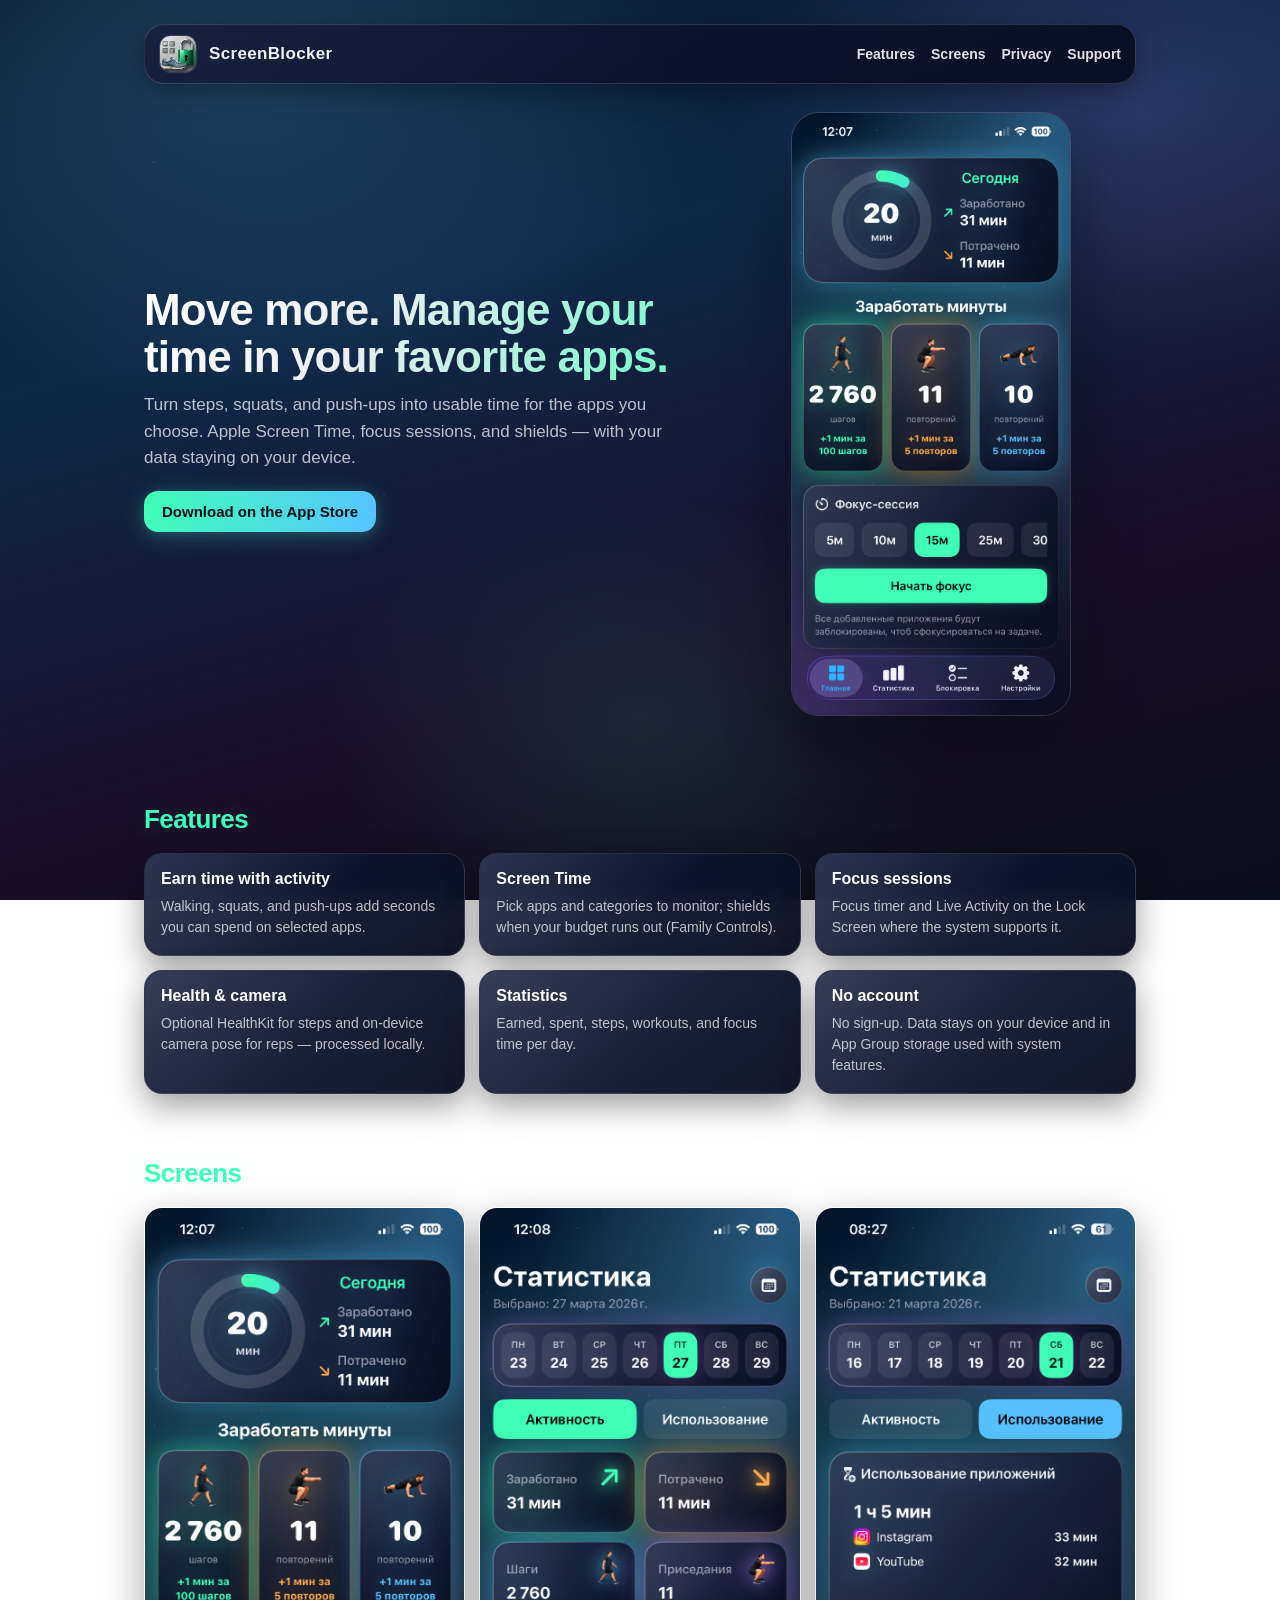
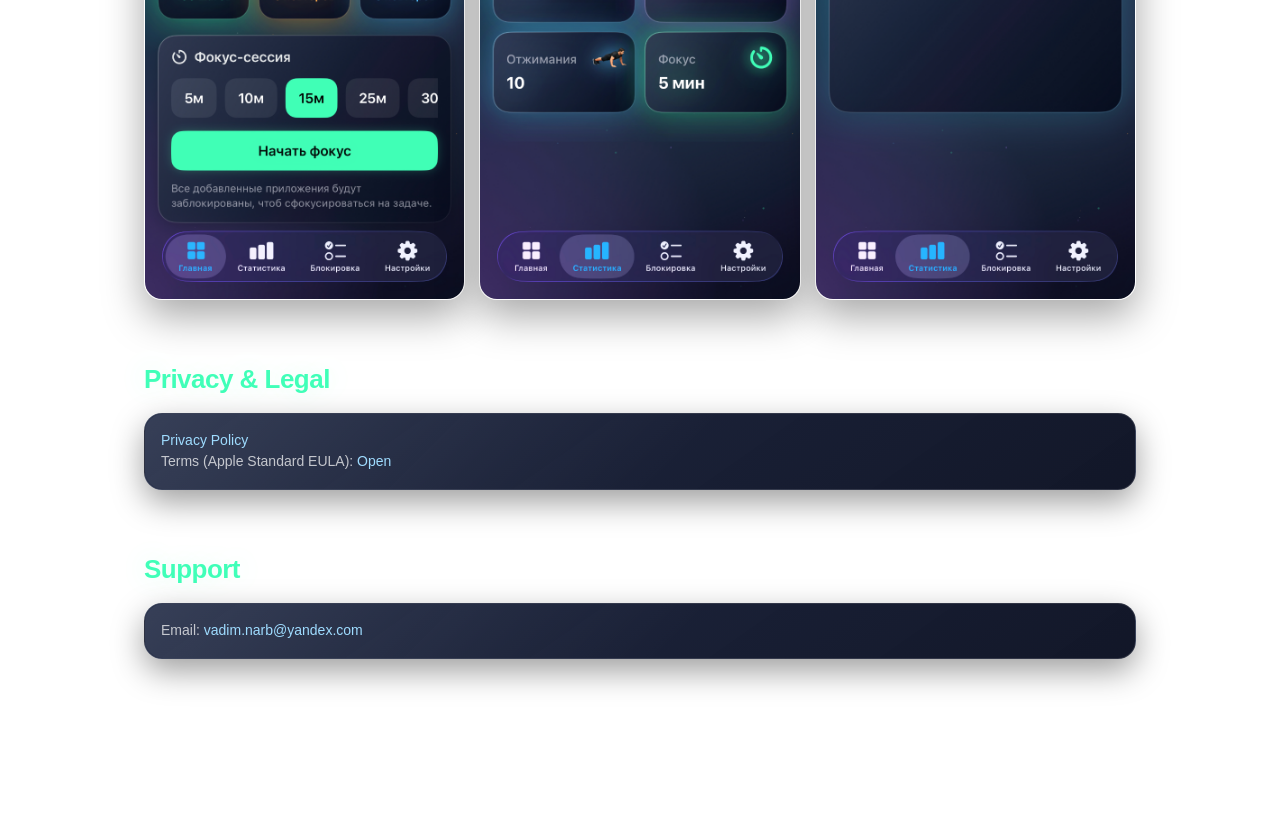
<file: index.html>
<!doctype html>
<html lang="en">
<head>
  <meta charset="utf-8" />
  <meta name="viewport" content="width=device-width,initial-scale=1" />
  <title>ScreenBlocker — Earn screen time with activity</title>
  <meta name="description" content="Convert steps and exercises into app access time. Screen Time controls, focus sessions, on-device privacy." />
  <link rel="stylesheet" href="styles.css" />
</head>
<body>
  <header class="container">
    <div class="nav-wrap">
      <nav class="nav">
        <div class="brand">
          <img class="appicon" src="assets/appIcon.jpg" alt="ScreenBlocker" />
          <span>ScreenBlocker</span>
        </div>

        <div class="nav-links">
          <a href="#features">Features</a>
          <a href="#screens">Screens</a>
          <a href="#privacy">Privacy</a>
          <a href="#support">Support</a>
        </div>
      </nav>
    </div>

    <div class="hero">
      <div class="hero-text">
        <h1>Move more. Manage your time in your favorite apps.</h1>
        <p class="subtitle">
          Turn steps, squats, and push-ups into usable time for the apps you choose.
          Apple Screen Time, focus sessions, and shields — with your data staying on your device.
        </p>

        <div class="cta">
          <a class="button primary" id="download" href="https://apps.apple.com/app/id6761118244">
            Download on the App Store
          </a>
        </div>
      </div>

      <div class="hero-media">
        <img class="phone" src="assets/screen-0.png" alt="ScreenBlocker screenshot" />
      </div>
    </div>
  </header>

  <main class="container">
    <section id="features" class="section">
      <h2 class="section-title">Features</h2>
      <div class="grid">
        <div class="glass-card">
          <h3>Earn time with activity</h3>
          <p>Walking, squats, and push-ups add seconds you can spend on selected apps.</p>
        </div>
        <div class="glass-card">
          <h3>Screen Time</h3>
          <p>Pick apps and categories to monitor; shields when your budget runs out (Family Controls).</p>
        </div>
        <div class="glass-card">
          <h3>Focus sessions</h3>
          <p>Focus timer and Live Activity on the Lock Screen where the system supports it.</p>
        </div>
        <div class="glass-card">
          <h3>Health &amp; camera</h3>
          <p>Optional HealthKit for steps and on-device camera pose for reps — processed locally.</p>
        </div>
        <div class="glass-card">
          <h3>Statistics</h3>
          <p>Earned, spent, steps, workouts, and focus time per day.</p>
        </div>
        <div class="glass-card">
          <h3>No account</h3>
          <p>No sign-up. Data stays on your device and in App Group storage used with system features.</p>
        </div>
      </div>
    </section>

    <section id="screens" class="section">
      <h2 class="section-title">Screens</h2>

      <div class="screens" aria-label="App screenshots">
        <img
          src="assets/screen-0.png"
          alt="ScreenBlocker: main dashboard and minute balance"
          loading="lazy"
          decoding="async"
        />
        <img
          src="assets/screen-2.png"
          alt="ScreenBlocker: block list and app selection"
          loading="lazy"
          decoding="async"
        />
        <img
          src="assets/screen-3.png"
          alt="ScreenBlocker: statistics and activity"
          loading="lazy"
          decoding="async"
        />
      </div>

      <div class="screens-hint" aria-hidden="true">
        <span class="dots">
          <span class="dot active"></span>
          <span class="dot"></span>
          <span class="dot"></span>
        </span>
        <span>Swipe →</span>
      </div>
    </section>

    <section id="privacy" class="section">
      <h2 class="section-title">Privacy &amp; Legal</h2>
      <div class="glass-card">
        <p>
          <a href="privacy-en.html">Privacy Policy</a><br/>
          Terms (Apple Standard EULA): <a href="https://www.apple.com/legal/internet-services/itunes/dev/stdeula/">Open</a>
        </p>
      </div>
    </section>

    <section id="support" class="section">
      <h2 class="section-title">Support</h2>
      <div class="glass-card">
        <p>
          Email: <a href="mailto:vadim.narb@yandex.com">vadim.narb@yandex.com</a>
        </p>
      </div>
    </section>

    <footer class="footer">
      <p>© ScreenBlocker</p>
    </footer>
  </main>
</body>
</html>
</file>
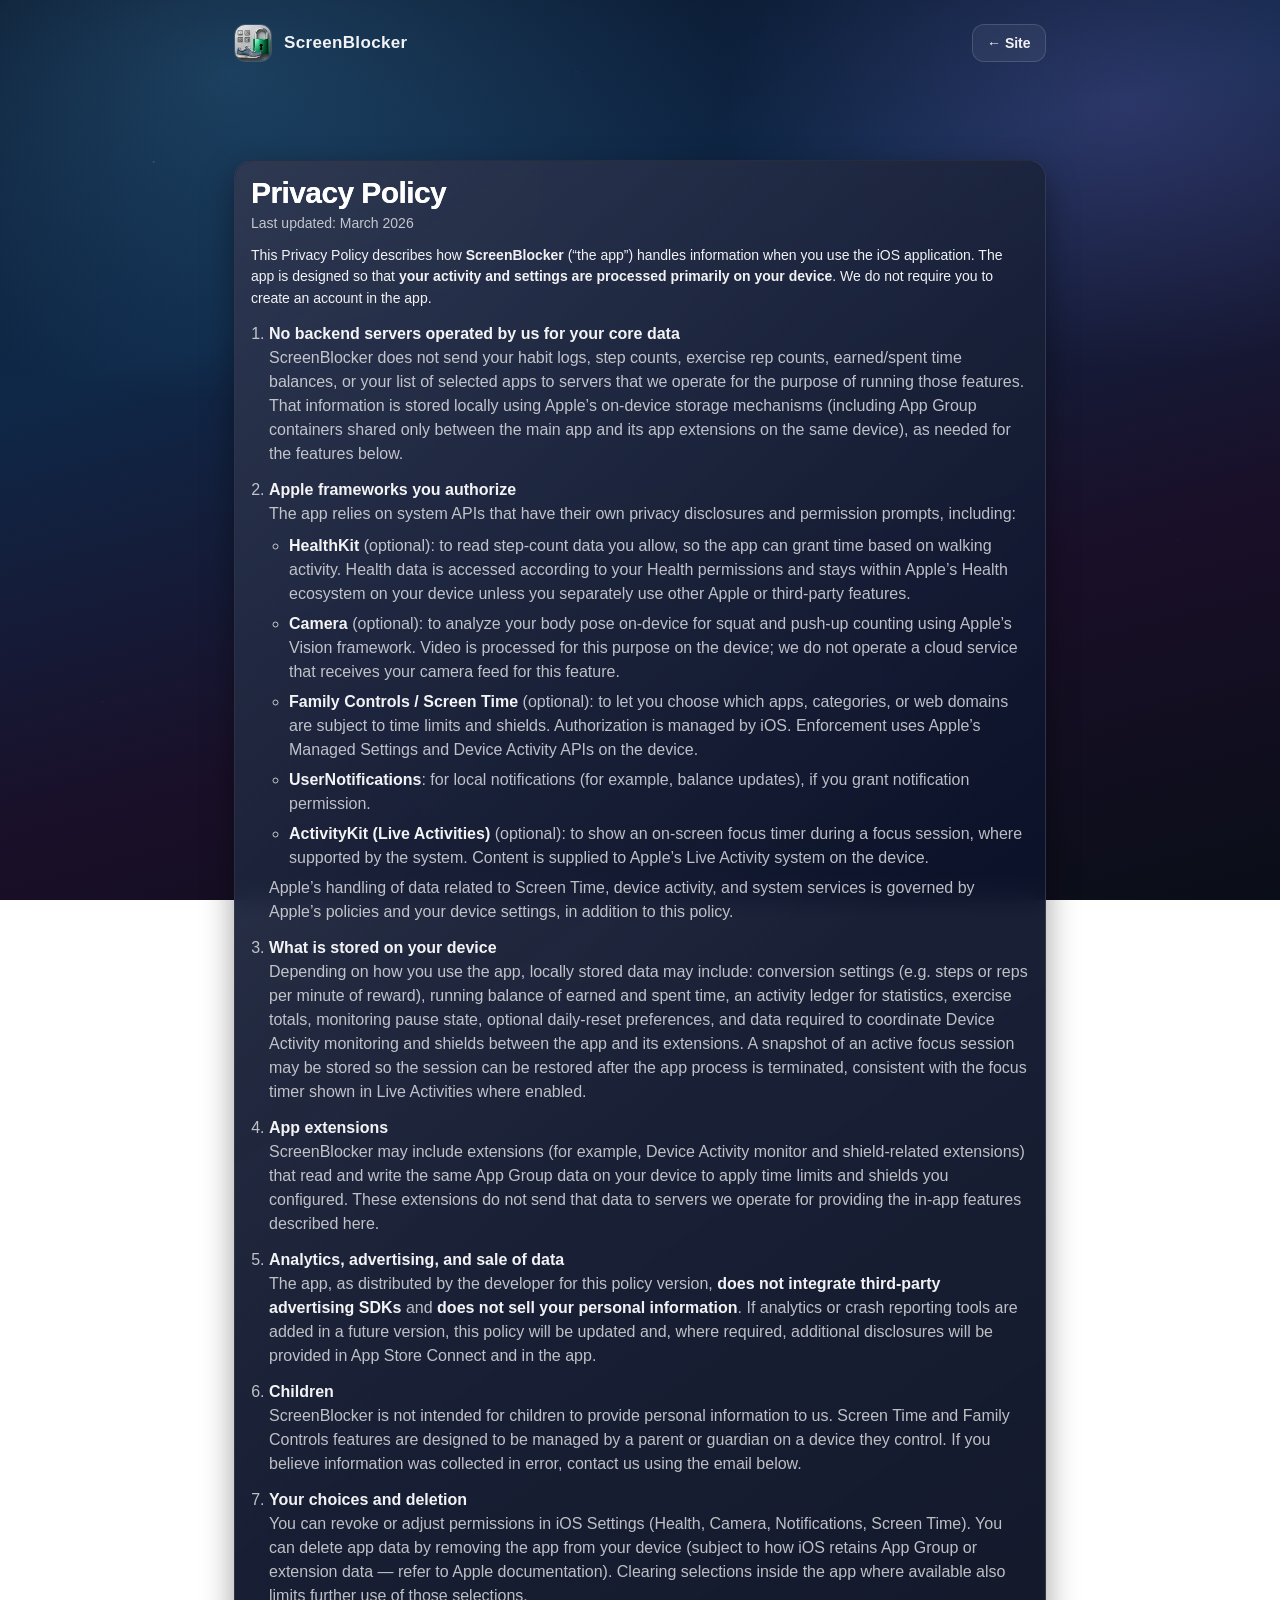
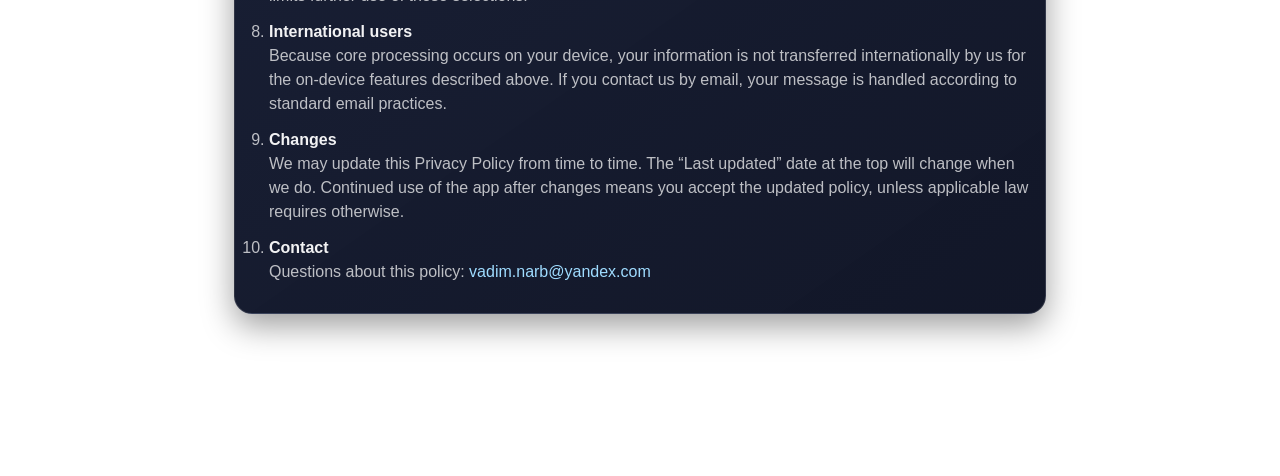
<file: privacy-en.html>
<!doctype html>
<html lang="en">
<head>
  <meta charset="utf-8" />
  <meta name="viewport" content="width=device-width,initial-scale=1" />
  <title>ScreenBlocker — Privacy Policy</title>
  <meta name="description" content="ScreenBlocker Privacy Policy — Health, Camera, Screen Time, on-device data." />
  <link rel="stylesheet" href="styles.css" />
</head>
<body>
  <header class="container legal">
    <div class="topbar">
      <div class="brand">
        <img class="appicon" src="assets/appIcon.jpg" alt="ScreenBlocker" />
        <span>ScreenBlocker</span>
      </div>
      <div style="display:flex; gap:10px; flex-wrap:wrap;">
        <a class="pill" href="./">← Site</a>
      </div>
    </div>
  </header>

  <main class="container legal">
    <section class="section">
      <div class="glass-card">
        <h1>Privacy Policy</h1>
        <div class="muted">Last updated: March 2026</div>

        <p style="color:var(--text); margin-top:14px;">
          This Privacy Policy describes how <strong>ScreenBlocker</strong> (“the app”) handles information when you use the iOS application.
          The app is designed so that <strong>your activity and settings are processed primarily on your device</strong>. We do not require you to create an account in the app.
        </p>

        <ol>
          <li>
            <strong>No backend servers operated by us for your core data</strong><br/>
            ScreenBlocker does not send your habit logs, step counts, exercise rep counts, earned/spent time balances, or your list of selected apps to servers that we operate for the purpose of running those features. That information is stored locally using Apple’s on-device storage mechanisms (including App Group containers shared only between the main app and its app extensions on the same device), as needed for the features below.
          </li>
          <li>
            <strong>Apple frameworks you authorize</strong><br/>
            The app relies on system APIs that have their own privacy disclosures and permission prompts, including:
            <ul>
              <li><strong>HealthKit</strong> (optional): to read step-count data you allow, so the app can grant time based on walking activity. Health data is accessed according to your Health permissions and stays within Apple’s Health ecosystem on your device unless you separately use other Apple or third-party features.</li>
              <li><strong>Camera</strong> (optional): to analyze your body pose on-device for squat and push-up counting using Apple’s Vision framework. Video is processed for this purpose on the device; we do not operate a cloud service that receives your camera feed for this feature.</li>
              <li><strong>Family Controls / Screen Time</strong> (optional): to let you choose which apps, categories, or web domains are subject to time limits and shields. Authorization is managed by iOS. Enforcement uses Apple’s Managed Settings and Device Activity APIs on the device.</li>
              <li><strong>UserNotifications</strong>: for local notifications (for example, balance updates), if you grant notification permission.</li>
              <li><strong>ActivityKit (Live Activities)</strong> (optional): to show an on-screen focus timer during a focus session, where supported by the system. Content is supplied to Apple’s Live Activity system on the device.</li>
            </ul>
            Apple’s handling of data related to Screen Time, device activity, and system services is governed by Apple’s policies and your device settings, in addition to this policy.
          </li>
          <li>
            <strong>What is stored on your device</strong><br/>
            Depending on how you use the app, locally stored data may include: conversion settings (e.g. steps or reps per minute of reward), running balance of earned and spent time, an activity ledger for statistics, exercise totals, monitoring pause state, optional daily-reset preferences, and data required to coordinate Device Activity monitoring and shields between the app and its extensions. A snapshot of an active focus session may be stored so the session can be restored after the app process is terminated, consistent with the focus timer shown in Live Activities where enabled.
          </li>
          <li>
            <strong>App extensions</strong><br/>
            ScreenBlocker may include extensions (for example, Device Activity monitor and shield-related extensions) that read and write the same App Group data on your device to apply time limits and shields you configured. These extensions do not send that data to servers we operate for providing the in-app features described here.
          </li>
          <li>
            <strong>Analytics, advertising, and sale of data</strong><br/>
            The app, as distributed by the developer for this policy version, <strong>does not integrate third-party advertising SDKs</strong> and <strong>does not sell your personal information</strong>. If analytics or crash reporting tools are added in a future version, this policy will be updated and, where required, additional disclosures will be provided in App Store Connect and in the app.
          </li>
          <li>
            <strong>Children</strong><br/>
            ScreenBlocker is not intended for children to provide personal information to us. Screen Time and Family Controls features are designed to be managed by a parent or guardian on a device they control. If you believe information was collected in error, contact us using the email below.
          </li>
          <li>
            <strong>Your choices and deletion</strong><br/>
            You can revoke or adjust permissions in iOS Settings (Health, Camera, Notifications, Screen Time). You can delete app data by removing the app from your device (subject to how iOS retains App Group or extension data — refer to Apple documentation). Clearing selections inside the app where available also limits further use of those selections.
          </li>
          <li>
            <strong>International users</strong><br/>
            Because core processing occurs on your device, your information is not transferred internationally by us for the on-device features described above. If you contact us by email, your message is handled according to standard email practices.
          </li>
          <li>
            <strong>Changes</strong><br/>
            We may update this Privacy Policy from time to time. The “Last updated” date at the top will change when we do. Continued use of the app after changes means you accept the updated policy, unless applicable law requires otherwise.
          </li>
          <li>
            <strong>Contact</strong><br/>
            Questions about this policy: <a href="mailto:vadim.narb@yandex.com">vadim.narb@yandex.com</a>
          </li>
        </ol>

      </div>
    </section>

    <footer class="footer">
      <p>© ScreenBlocker</p>
    </footer>
  </main>
</body>
</html>
</file>
<file: styles.css>
/* ScreenBlocker web — визуально близко к AppBackgroundView + GlassCard (SwiftUI) */

:root {
  --bg-deep-1: #0a1020;
  --bg-deep-2: #0f1a32;
  --bg-deep-3: #120a1c;
  --text: rgba(255, 255, 255, 0.94);
  --muted: rgba(255, 255, 255, 0.72);
  --stroke: rgba(255, 255, 255, 0.14);
  --neon-green: #40ffb8;
  --neon-blue: #56c4ff;
  --neon-purple: #ad7dff;
  --glass-top: rgba(23, 33, 61, 0.96);
  --glass-mid: rgba(13, 20, 43, 0.95);
  --glass-bot: rgba(8, 13, 31, 0.96);
}

* { box-sizing: border-box; }
html, body { height: 100%; }

body {
  margin: 0;
  font-family: -apple-system, BlinkMacSystemFont, "SF Pro Text", "Segoe UI", Roboto, Helvetica, Arial, sans-serif;
  color: var(--text);
  position: relative;
  z-index: 0;
  /* Базовый градиент как AppTheme.screenGradient */
  background:
    radial-gradient(900px 600px at 18% 8%, rgba(86, 196, 255, 0.22), transparent 55%),
    radial-gradient(800px 520px at 88% 12%, rgba(173, 125, 255, 0.18), transparent 50%),
    radial-gradient(700px 500px at 50% 80%, rgba(64, 255, 184, 0.10), transparent 45%),
    linear-gradient(165deg,
      #0a1428 0%,
      #0f2848 32%,
      #1a0f28 68%,
      #0a0e18 100%);
  background-attachment: fixed;
}

/* Лёгкий «звёздный» слой без тяжёлого JS */
body::before {
  content: "";
  position: fixed;
  inset: 0;
  z-index: -1;
  pointer-events: none;
  opacity: 0.35;
  background-image:
    radial-gradient(1.5px 1.5px at 12% 18%, rgba(255,255,255,0.5), transparent),
    radial-gradient(1px 1px at 45% 8%, rgba(86,196,255,0.6), transparent),
    radial-gradient(1px 1px at 78% 22%, rgba(255,255,255,0.35), transparent),
    radial-gradient(1.5px 1.5px at 30% 55%, rgba(64,255,184,0.45), transparent),
    radial-gradient(1px 1px at 92% 60%, rgba(173,125,255,0.4), transparent),
    radial-gradient(1px 1px at 8% 78%, rgba(255,255,255,0.3), transparent),
    radial-gradient(1.5px 1.5px at 62% 88%, rgba(86,196,255,0.35), transparent);
  background-size: 100% 100%;
}

img { max-width: 100%; height: auto; }

a {
  color: #9fdcff;
  text-decoration: none;
  transition: color 0.15s ease, text-shadow 0.15s ease;
}
a:hover {
  color: var(--neon-green);
  text-shadow: 0 0 12px rgba(64, 255, 184, 0.35);
}

.container { max-width: 1040px; margin: 0 auto; padding: 24px; }

/* Навигация — «стеклянная» полоса */
.nav-wrap {
  padding: 10px 14px;
  border-radius: 20px;
  background: linear-gradient(145deg, var(--glass-top), var(--glass-mid) 55%, var(--glass-bot));
  border: 1px solid var(--stroke);
  box-shadow: 0 8px 28px rgba(0, 0, 0, 0.35);
  backdrop-filter: blur(14px);
  -webkit-backdrop-filter: blur(14px);
}

.nav {
  display: flex;
  align-items: center;
  justify-content: space-between;
  gap: 16px;
}

.brand {
  display: flex;
  align-items: center;
  gap: 12px;
  font-weight: 700;
  font-size: 17px;
  letter-spacing: 0.02em;
}

.appicon {
  width: 38px;
  height: 38px;
  border-radius: 11px;
  border: 1px solid var(--stroke);
  object-fit: cover;
}

.appicon-fallback {
  width: 38px;
  height: 38px;
  border-radius: 11px;
  border: 1px solid var(--stroke);
  background: linear-gradient(135deg, var(--neon-green), var(--neon-blue));
  box-shadow: 0 0 20px rgba(64, 255, 184, 0.25);
}

.nav-links {
  display: flex;
  flex-wrap: wrap;
  gap: 12px 16px;
  align-items: center;
}

.nav-links a {
  font-size: 14px;
  font-weight: 600;
  color: rgba(255, 255, 255, 0.88);
}
.nav-links a:hover { color: var(--neon-green); }

.lang-switch { font-size: 13px; color: var(--muted); }
.lang-switch a { font-weight: 700; }

.hero {
  display: grid;
  grid-template-columns: 1.15fr 0.85fr;
  gap: 28px;
  align-items: center;
  padding: 28px 0 8px;
}

h1 {
  font-size: 44px;
  line-height: 1.06;
  margin: 0 0 12px;
  font-weight: 800;
  letter-spacing: -0.02em;
  background: linear-gradient(120deg, #fff 0%, rgba(255,255,255,0.92) 40%, var(--neon-green) 120%);
  -webkit-background-clip: text;
  background-clip: text;
  color: transparent;
}

.subtitle {
  color: var(--muted);
  font-size: 17px;
  line-height: 1.55;
  margin: 0 0 20px;
}

.cta { display: flex; gap: 12px; flex-wrap: wrap; margin-bottom: 8px; }

.button {
  display: inline-flex;
  align-items: center;
  justify-content: center;
  padding: 12px 18px;
  border-radius: 14px;
  font-weight: 700;
  font-size: 15px;
  border: 1px solid var(--stroke);
  background: rgba(255, 255, 255, 0.06);
  color: var(--text);
}

.button.primary {
  border: none;
  color: #061018;
  background: linear-gradient(95deg, var(--neon-green), var(--neon-blue));
  box-shadow: 0 4px 24px rgba(64, 255, 184, 0.22), 0 2px 12px rgba(86, 196, 255, 0.15);
}
.button.primary:hover {
  color: #041018;
  filter: brightness(1.06);
  text-shadow: none;
}

.note {
  color: var(--muted);
  font-size: 13px;
  margin-top: 8px;
}
.note code {
  font-size: 12px;
  background: rgba(255,255,255,0.06);
  padding: 2px 6px;
  border-radius: 6px;
}

.hero-media { display: flex; justify-content: center; }

.phone {
  width: 280px;
  max-width: 100%;
  border-radius: 28px;
  border: 1px solid var(--stroke);
  box-shadow:
    0 24px 60px rgba(0, 0, 0, 0.5),
    0 0 40px rgba(86, 196, 255, 0.08);
}

.phone-placeholder {
  width: 280px;
  max-width: 100%;
  min-height: 420px;
  border-radius: 28px;
  border: 1px dashed rgba(255, 255, 255, 0.18);
  display: flex;
  align-items: center;
  justify-content: center;
  color: var(--muted);
  font-size: 14px;
  text-align: center;
  padding: 22px;
  background: linear-gradient(160deg, rgba(255,255,255,0.05), rgba(255,255,255,0.02));
}

.section { padding: 32px 0; }

.section-title {
  margin: 0 0 18px;
  font-size: 26px;
  font-weight: 800;
  color: var(--neon-green);
  text-shadow: 0 0 28px rgba(64, 255, 184, 0.2);
  letter-spacing: -0.02em;
}

.grid {
  display: grid;
  grid-template-columns: repeat(3, 1fr);
  gap: 14px;
}

/* Glass card ≈ GlassCardModifier fill */
.glass-card {
  position: relative;
  border-radius: 18px;
  padding: 16px 16px 17px;
  background: linear-gradient(145deg, var(--glass-top) 0%, var(--glass-mid) 52%, var(--glass-bot) 100%);
  border: 1px solid rgba(255, 255, 255, 0.12);
  box-shadow: 0 12px 32px rgba(0, 0, 0, 0.38);
  backdrop-filter: blur(12px);
  -webkit-backdrop-filter: blur(12px);
  overflow: hidden;
}

.glass-card::after {
  content: "";
  position: absolute;
  inset: 0;
  border-radius: inherit;
  pointer-events: none;
  background: linear-gradient(135deg, rgba(255,255,255,0.10) 0%, rgba(255,255,255,0.03) 35%, transparent 55%);
}

.glass-card h3 {
  position: relative;
  z-index: 1;
  margin: 0 0 8px;
  font-size: 16px;
  font-weight: 700;
  color: #fff;
}

.glass-card p {
  position: relative;
  z-index: 1;
  margin: 0;
  color: var(--muted);
  line-height: 1.5;
  font-size: 14px;
}

.screens {
  display: grid;
  grid-template-columns: repeat(3, 1fr);
  gap: 14px;
}

.screens img {
  width: 100%;
  border-radius: 18px;
  border: 1px solid var(--stroke);
  box-shadow: 0 16px 40px rgba(0, 0, 0, 0.35);
}

.screen-slot {
  min-height: 220px;
  border-radius: 18px;
  border: 1px dashed rgba(255, 255, 255, 0.16);
  display: flex;
  align-items: center;
  justify-content: center;
  color: var(--muted);
  font-size: 13px;
  text-align: center;
  padding: 16px;
  background: linear-gradient(160deg, rgba(255,255,255,0.04), rgba(255,255,255,0.015));
}

.screens-hint { display: none; }

.footer {
  padding: 28px 0 36px;
  color: var(--muted);
  font-size: 14px;
  text-align: center;
}

/* ——— Legal / privacy pages ——— */
.legal { max-width: 860px; }
.legal .glass-card h1 {
  font-size: 30px;
  margin: 0 0 6px;
  color: #fff;
  text-shadow: none;
}
.legal .muted { color: var(--muted); font-size: 14px; }
.legal .glass-card > p { color: var(--muted); }
.legal p { margin: 10px 0; color: var(--muted); line-height: 1.55; }
.legal ol { margin: 12px 0 0; padding-left: 18px; }
.legal li { margin: 12px 0; color: var(--muted); line-height: 1.5; }
.legal li strong { color: rgba(255,255,255,0.95); }
.legal ul { margin: 8px 0 0; padding-left: 20px; }
.legal ul li { margin: 6px 0; }

.topbar {
  display: flex;
  justify-content: space-between;
  align-items: center;
  gap: 12px;
  margin-bottom: 18px;
  flex-wrap: wrap;
}

.pill {
  display: inline-flex;
  align-items: center;
  justify-content: center;
  padding: 10px 14px;
  border-radius: 12px;
  border: 1px solid rgba(255, 255, 255, 0.14);
  background: rgba(255, 255, 255, 0.06);
  color: var(--text);
  font-weight: 700;
  font-size: 14px;
  white-space: nowrap;
  backdrop-filter: blur(10px);
}
.pill:hover {
  border-color: rgba(64, 255, 184, 0.35);
  color: var(--neon-green);
}

@media (max-width: 900px) {
  .container { padding: 16px; }

  .nav {
    flex-direction: column;
    align-items: flex-start;
  }

  .nav-links {
    width: 100%;
  }

  .hero { grid-template-columns: 1fr; }
  .grid { grid-template-columns: 1fr; }
  h1 { font-size: 34px; }

  .screens {
    display: flex;
    gap: 12px;
    overflow-x: auto;
    padding-bottom: 8px;
    -webkit-overflow-scrolling: touch;
    scroll-snap-type: x mandatory;
  }

  .screens img,
  .screen-slot {
    flex: 0 0 78%;
    scroll-snap-align: start;
  }

  .screens-hint {
    display: flex;
    align-items: center;
    justify-content: center;
    gap: 10px;
    margin-top: 10px;
    color: var(--muted);
    font-size: 12px;
  }

  .dots { display: inline-flex; gap: 6px; }
  .dot {
    width: 6px;
    height: 6px;
    border-radius: 999px;
    background: rgba(255, 255, 255, 0.28);
  }
  .dot.active { background: var(--neon-green); }
}
</file>
